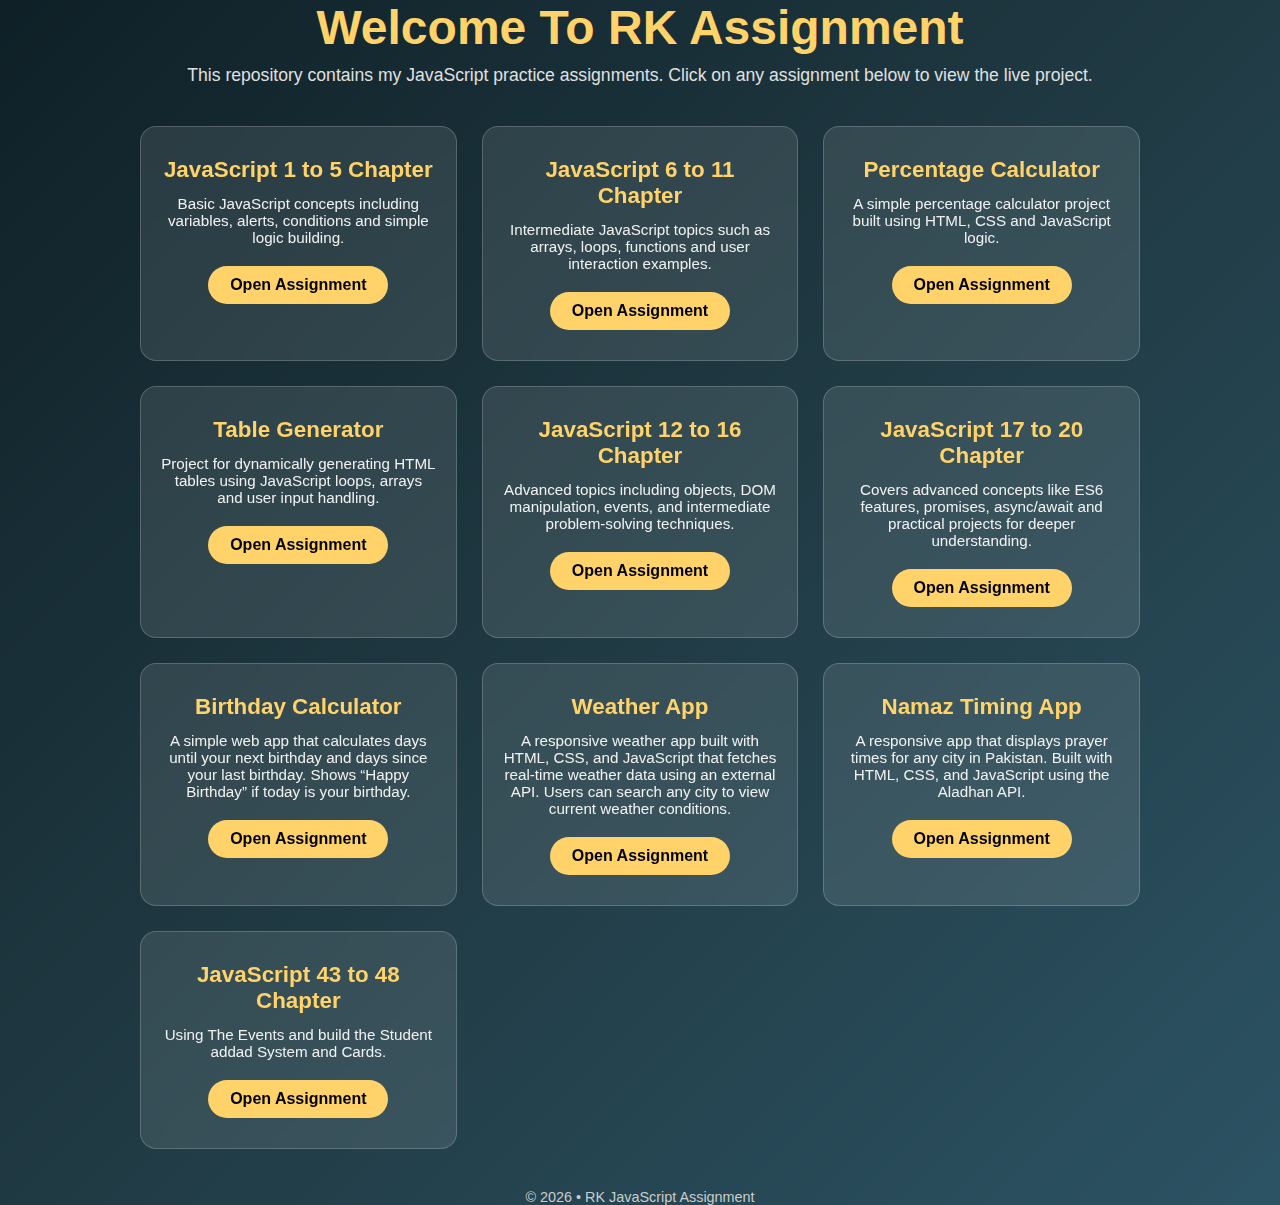
<file: index.html>
<!doctype html>
<html lang="en">
  <head>
    <meta charset="UTF-8" />
    <title>Welcome To RK Assignment</title>
    <meta name="viewport" content="width=device-width, initial-scale=1.0" />
    <style>
      * {
        margin: 0;
        padding: 0;
        box-sizing: border-box;
        font-family: 'Segoe UI', sans-serif;
      }

      body {
        min-height: 100vh;
        background: linear-gradient(135deg, #0f2027, #203a43, #2c5364);
        display: flex;
        align-items: center;
        justify-content: center;
        color: #fff;
      }

      .container {
        max-width: 1000px;
        width: 90%;
        text-align: center;
      }

      h1 {
        font-size: 3rem;
        margin-bottom: 10px;
        color: #ffd369;
      }

      p {
        font-size: 1.1rem;
        color: #e0e0e0;
        margin-bottom: 40px;
      }

      .cards {
        display: grid;
        grid-template-columns: repeat(auto-fit, minmax(250px, 1fr));
        gap: 25px;
      }

      .card {
        background: rgba(255, 255, 255, 0.1);
        padding: 30px 20px;
        border-radius: 16px;
        transition: all 0.3s ease;
        backdrop-filter: blur(10px);
        border: 1px solid rgba(255, 255, 255, 0.2);
      }

      .card:hover {
        transform: translateY(-10px);
        background: rgba(255, 255, 255, 0.2);
      }

      .card h2 {
        font-size: 1.4rem;
        margin-bottom: 12px;
        color: #ffd369;
      }

      .card p {
        font-size: 0.95rem;
        margin-bottom: 20px;
        color: #f1f1f1;
      }

      .card a {
        display: inline-block;
        text-decoration: none;
        padding: 10px 22px;
        border-radius: 25px;
        background: #ffd369;
        color: #000;
        font-weight: 600;
        transition: 0.3s ease;
      }

      .card a:hover {
        background: #fff;
      }

      footer {
        margin-top: 40px;
        font-size: 0.9rem;
        color: #ccc;
      }
    </style>
  </head>
  <body>
    <div class="container">
      <h1>Welcome To RK Assignment</h1>
      <p>
        This repository contains my JavaScript practice assignments. Click on
        any assignment below to view the live project.
      </p>

      <div class="cards">
        <div class="card">
          <h2>JavaScript 1 to 5 Chapter</h2>
          <p>
            Basic JavaScript concepts including variables, alerts, conditions
            and simple logic building.
          </p>
          <a href="#">Open Assignment</a>
        </div>

        <div class="card">
          <h2>JavaScript 6 to 11 Chapter</h2>
          <p>
            Intermediate JavaScript topics such as arrays, loops, functions and
            user interaction examples.
          </p>
          <a href="#">Open Assignment</a>
        </div>

        <div class="card">
          <h2>Percentage Calculator</h2>
          <p>
            A simple percentage calculator project built using HTML, CSS and
            JavaScript logic.
          </p>
          <a href="#">Open Assignment</a>
        </div>

        <div class="card">
          <h2>Table Generator</h2>
          <p>
            Project for dynamically generating HTML tables using JavaScript
            loops, arrays and user input handling.
          </p>
          <a href="./Table Generator/index.html">Open Assignment</a>
        </div>

        <div class="card">
          <h2>JavaScript 12 to 16 Chapter</h2>
          <p>
            Advanced topics including objects, DOM manipulation, events, and
            intermediate problem-solving techniques.
          </p>
          <a href="#">Open Assignment</a>
        </div>

        <div class="card">
          <h2>JavaScript 17 to 20 Chapter</h2>
          <p>
            Covers advanced concepts like ES6 features, promises, async/await
            and practical projects for deeper understanding.
          </p>
          <a href="./JavaScript 17 to 20 Chapter/index.html">Open Assignment</a>
        </div>

        <div class="card">
          <h2>Birthday Calculator</h2>
          <p>
            A simple web app that calculates days until your next birthday and
            days since your last birthday. Shows “Happy Birthday” if today is
            your birthday.
          </p>
          <a href="./Birthday Calculator/index.html">Open Assignment</a>
        </div>

        <div class="card">
          <h2>Weather App</h2>
          <p>
            A responsive weather app built with HTML, CSS, and JavaScript that
            fetches real-time weather data using an external API. Users can
            search any city to view current weather conditions.
          </p>
          <a href="./Weather App/index.html">Open Assignment</a>
        </div>

        <div class="card">
          <h2>Namaz Timing App</h2>
          <p>
            A responsive app that displays prayer times for any city in
            Pakistan. Built with HTML, CSS, and JavaScript using the Aladhan
            API.
          </p>
          <a href="./Namaz Timing App/index.html">Open Assignment</a>
        </div>
        <div class="card">
          <h2>JavaScript 43 to 48 Chapter</h2>
          <p>
          Using The Events and build the Student addad System and Cards.
          </p>
          <a href="./JavaScript 40 to 48 Chapter/index.html">Open Assignment</a>
        </div>
      </div>
      <footer>© 2026 • RK JavaScript Assignment</footer>
    </div>
  </body>
</html>
</file>
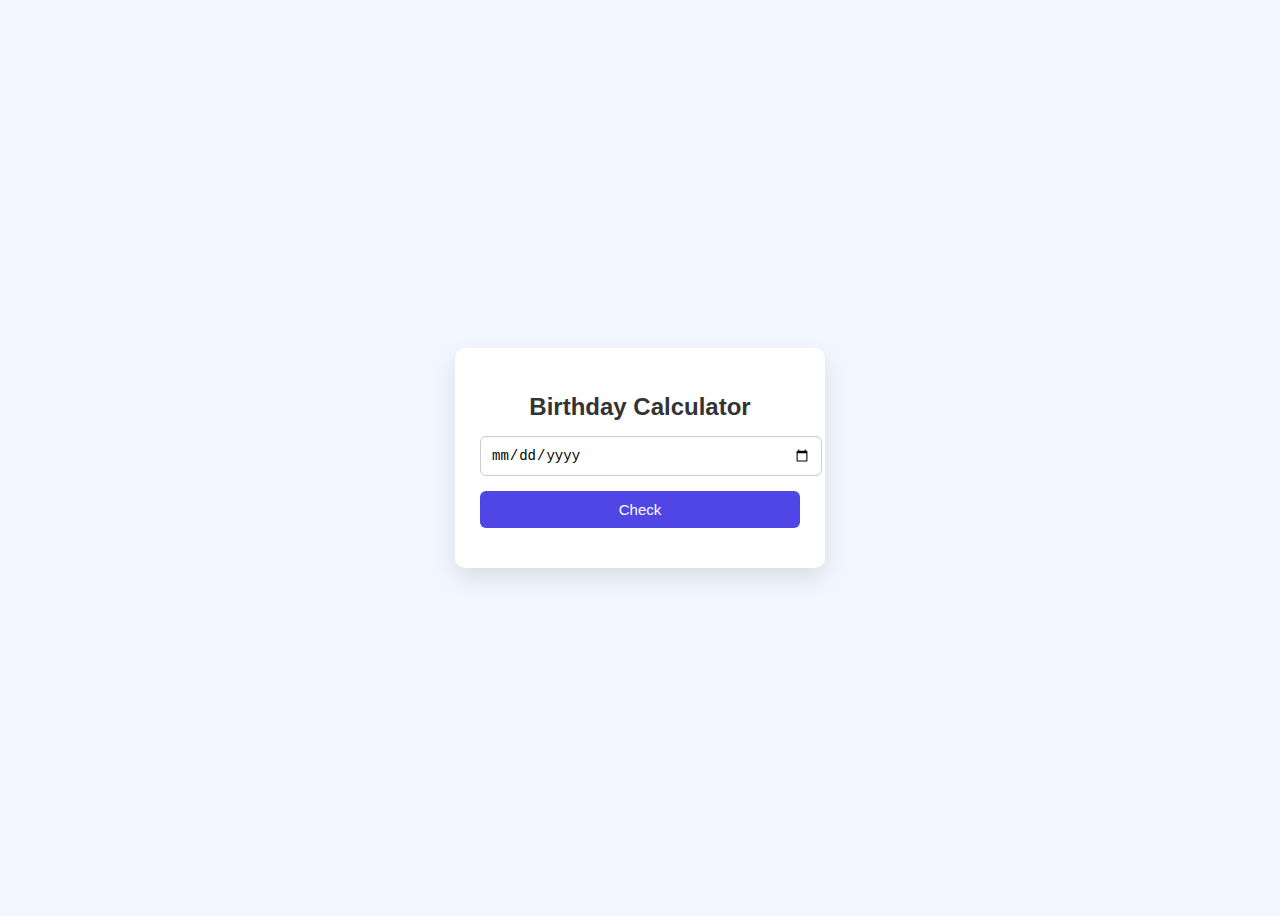
<file: Birthday Calculator/index.html>
<!DOCTYPE html>
<html lang="en">
<head>
  <meta charset="UTF-8">
  <title>Birthday Calculator</title>

  <style>
    body {
      font-family: Arial, sans-serif;
      background: #f2f6ff;
      display: flex;
      justify-content: center;
      align-items: center;
      height: 100vh;
    }

    .card {
      background: #ffffff;
      padding: 25px;
      width: 320px;
      border-radius: 10px;
      box-shadow: 0 10px 25px rgba(0,0,0,0.1);
      text-align: center;
    }

    h2 {
      margin-bottom: 15px;
      color: #333;
    }

    input[type="date"] {
      width: 100%;
      padding: 10px;
      margin-bottom: 15px;
      border-radius: 6px;
      border: 1px solid #ccc;
      font-size: 14px;
    }

    button {
      width: 100%;
      padding: 10px;
      background: #4f46e5;
      color: white;
      border: none;
      border-radius: 6px;
      font-size: 15px;
      cursor: pointer;
    }

    button:hover {
      background: #4338ca;
    }

    .result {
      margin-top: 15px;
      font-size: 14px;
      color: #111;
    }
  </style>
</head>

<body>

  <div class="card">
    <h2>Birthday Calculator</h2>

    <input type="date" id="birthday">

    <button onclick="calculateBirthday()">Check</button>

    <div class="result" id="result"></div>
  </div>
  
  <script src="script.js"></script>
</body>
</html>
</file>
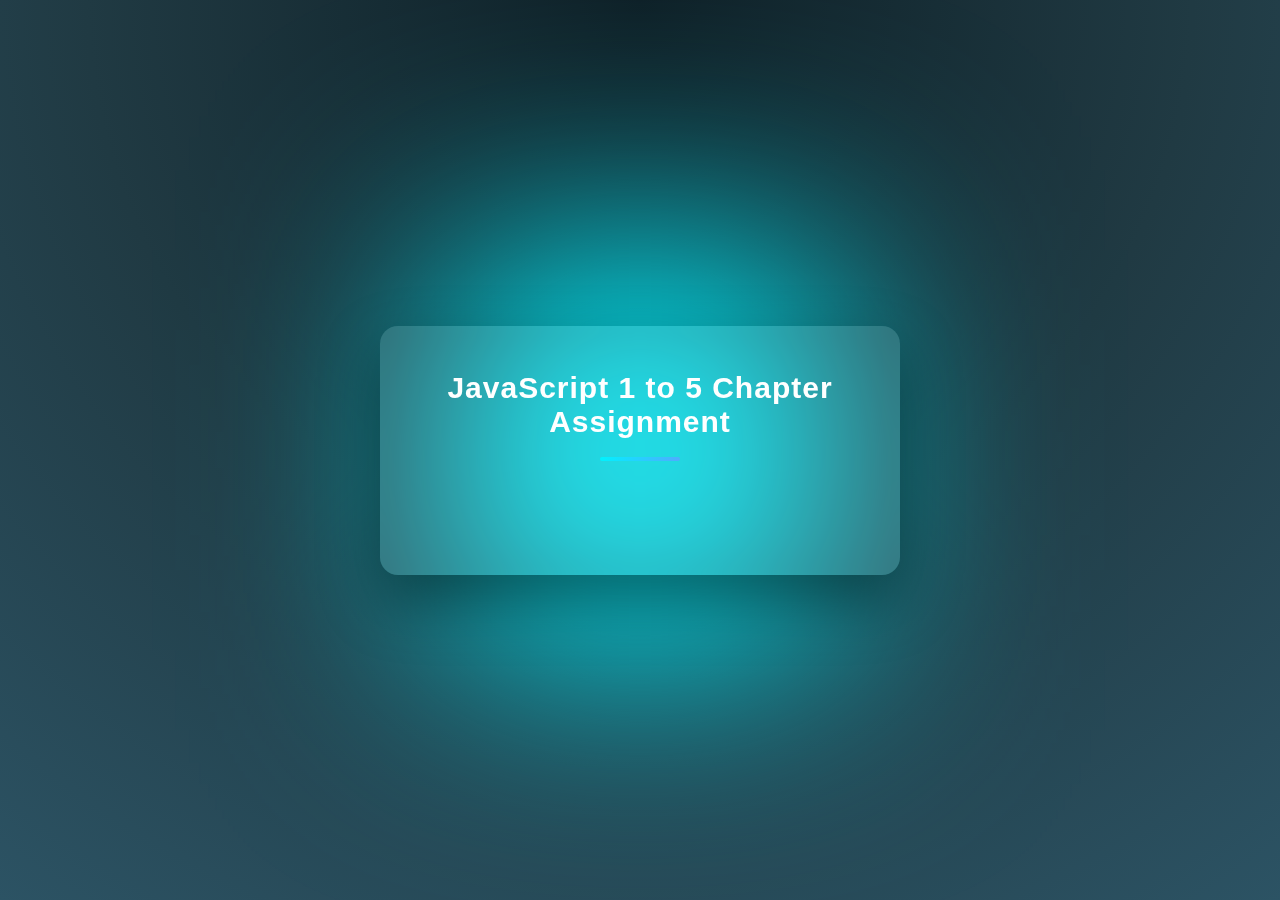
<file: JavaScript 1 to 5 Chapter/index.html>
<!DOCTYPE html>
<html lang="en">
<head>
  <meta charset="UTF-8">
  <meta name="viewport" content="width=device-width, initial-scale=1.0">

  <title>JavaScript 1 to 5 Chapter</title>

  <style>
    * {
      box-sizing: border-box;
    }

    body {
      margin: 0;
      height: 100vh;
      display: flex;
      align-items: center;
      justify-content: center;
      background: radial-gradient(circle at top, #0f2027, #203a43, #2c5364);
      font-family: "Segoe UI", Tahoma, sans-serif;
      overflow: hidden;
    }

    body::before {
      content: "";
      position: absolute;
      width: 400px;
      height: 400px;
      background: #00f2fe;
      filter: blur(120px);
      animation: glowMove 8s infinite alternate;
    }

    @keyframes glowMove {
      from {
        transform: translate(-150px, -100px);
      }
      to {
        transform: translate(150px, 120px);
      }
    }

    .container {
      position: relative;
      background: rgba(255, 255, 255, 0.12);
      backdrop-filter: blur(12px);
      padding: 45px 55px;
      border-radius: 18px;
      text-align: center;
      max-width: 520px;
      width: 90%;
      box-shadow: 0 25px 60px rgba(0, 0, 0, 0.45);
      animation: cardEntry 1.2s ease-out;
    }

    @keyframes cardEntry {
      from {
        opacity: 0;
        transform: scale(0.8) translateY(40px);
      }
      to {
        opacity: 1;
        transform: scale(1) translateY(0);
      }
    }

    h1 {
      margin: 0;
      font-size: 30px;
      font-weight: 700;
      color: #ffffff;
      letter-spacing: 1px;
    }

    .line {
      width: 80px;
      height: 4px;
      background: linear-gradient(90deg, #00f2fe, #4facfe);
      margin: 18px auto;
      border-radius: 10px;
      animation: lineGrow 1.5s ease;
    }

    @keyframes lineGrow {
      from {
        width: 0;
      }
      to {
        width: 80px;
      }
    }

    p {
      margin: 0;
      font-size: 15px;
      line-height: 1.7;
      color: #e0f7ff;
      opacity: 0;
      animation: fadeUp 1s ease forwards;
      animation-delay: 1.2s;
    }

    @keyframes fadeUp {
      from {
        opacity: 0;
        transform: translateY(15px);
      }
      to {
        opacity: 1;
        transform: translateY(0);
      }
    }
  </style>
</head>

<body>

  <div class="container">
    <h1>JavaScript 1 to 5 Chapter Assignment</h1>
    <div class="line"></div>

    <p> 
      Chapters 1 to 5<br>
      Alerts • Variables • Math Expressions
    </p>
  </div>

</body>

<script src="app.js"></script>
</html>
</file>
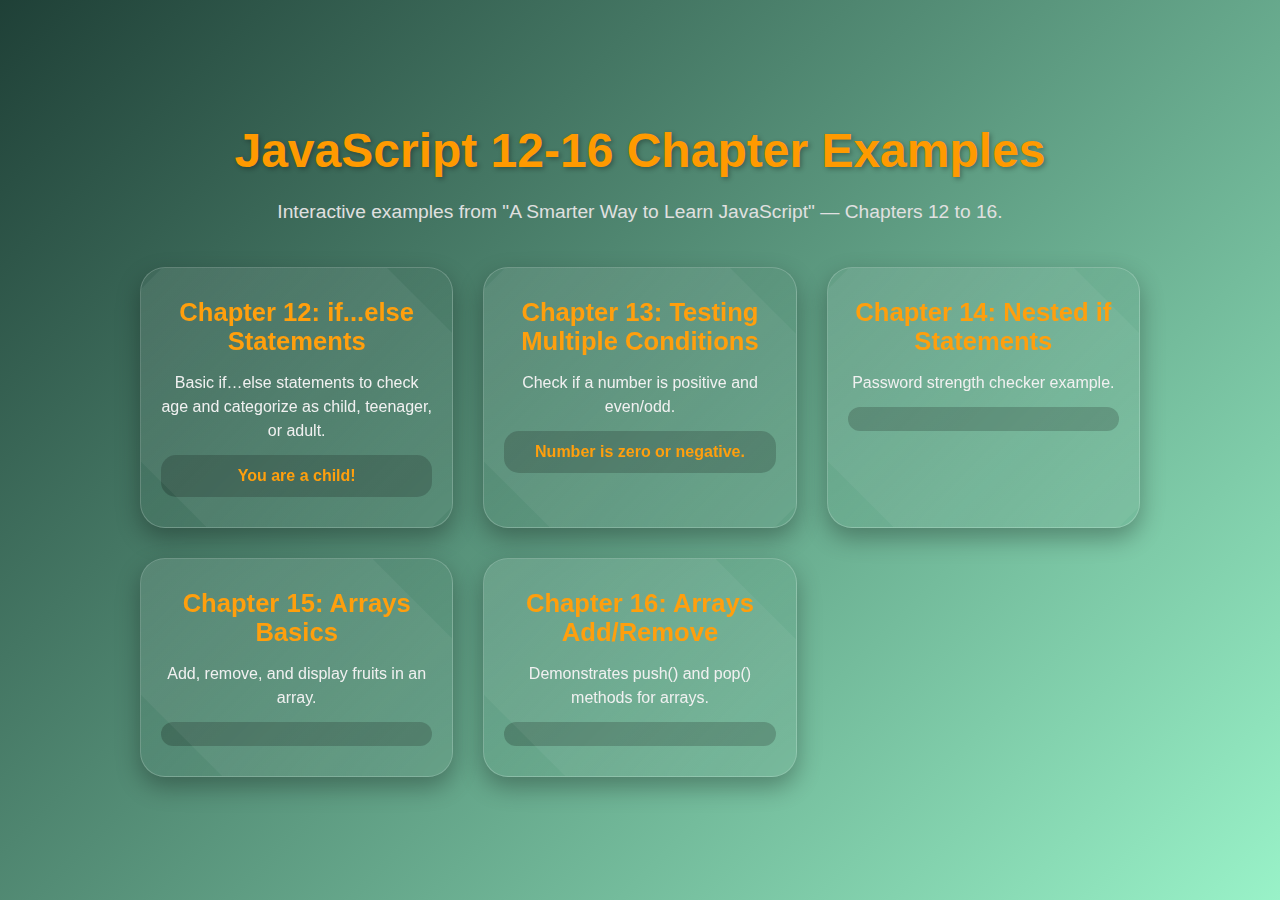
<file: JavaScript 12 - 16 Chapter/index.html>
<!DOCTYPE html>
<html lang="en">
<head>
  <meta charset="UTF-8">
  <title>JavaScript 12-16 Chapter Examples</title>
  <meta name="viewport" content="width=device-width, initial-scale=1.0">
  <style>
    * { margin: 0; padding: 0; box-sizing: border-box; font-family: "Segoe UI", sans-serif; }

body {
  min-height: 100vh;
  background: linear-gradient(135deg, #1f4037, #99f2c8);
  display: flex;
  align-items: center;
  justify-content: center;
  color: #fff;
  padding: 20px;
}

.container {
  max-width: 1000px;
  width: 100%;
  text-align: center;
}

h1 {
  font-size: 3rem;
  margin-bottom: 20px;
  color: #ff9a00;
  text-shadow: 2px 2px 5px rgba(0,0,0,0.3);
}

p.intro {
  font-size: 1.2rem;
  color: #e0e0e0;
  margin-bottom: 40px;
  line-height: 1.5;
}

.cards {
  display: grid;
  grid-template-columns: repeat(auto-fit, minmax(300px, 1fr));
  gap: 30px;
}

.card {
  background: linear-gradient(145deg, rgba(255,255,255,0.05), rgba(0,0,0,0.05));
  border-radius: 25px;
  padding: 30px 20px;
  transition: all 0.4s ease;
  backdrop-filter: blur(8px);
  border: 1px solid rgba(255,255,255,0.2);
  box-shadow: 0 10px 25px rgba(0,0,0,0.3);
  position: relative;
  overflow: hidden;
}

.card::after {
  content: '';
  position: absolute;
  width: 120%;
  height: 120%;
  background: rgba(255,255,255,0.05);
  top: -10%;
  left: -10%;
  transform: rotate(45deg);
  pointer-events: none;
}

.card:hover {
  transform: translateY(-10px) scale(1.05);
  box-shadow: 0 20px 35px rgba(0,0,0,0.4);
}

.card h2 {
  font-size: 1.6rem;
  margin-bottom: 15px;
  color: #ff9a00;
}

.card p {
  font-size: 1rem;
  margin-bottom: 10px;
  color: #f0f0f0;
  line-height: 1.5;
}

.result {
  margin-top: 12px;
  padding: 12px;
  border-radius: 15px;
  background: rgba(0,0,0,0.2);
  color: #ff9a00;
  font-weight: 600;
}

  </style>
</head>
<body>

<div class="container">
  <h1>JavaScript 12-16 Chapter Examples</h1>
  <p class="intro">Interactive examples from "A Smarter Way to Learn JavaScript" — Chapters 12 to 16.</p>

  <div class="cards">

    <div class="card">
      <h2>Chapter 12: if...else Statements</h2>
      <p>Basic if…else statements to check age and categorize as child, teenager, or adult.</p>
      <div class="result" id="ageResult"></div>
    </div>

    <div class="card">
      <h2>Chapter 13: Testing Multiple Conditions</h2>
      <p>Check if a number is positive and even/odd.</p>
      <div class="result" id="numberResult"></div>
    </div>

    <div class="card">
      <h2>Chapter 14: Nested if Statements</h2>
      <p>Password strength checker example.</p>
      <div class="result" id="passwordResult"></div>
    </div>

    <div class="card">
      <h2>Chapter 15: Arrays Basics</h2>
      <p>Add, remove, and display fruits in an array.</p>
      <div class="result" id="arrayResult"></div>
    </div>

    <div class="card">
      <h2>Chapter 16: Arrays Add/Remove</h2>
      <p>Demonstrates push() and pop() methods for arrays.</p>
      <div class="result" id="pushPopResult"></div>
    </div>

  </div>
</div>

<script src="app.js"></script>
</body>
</html>
</file>
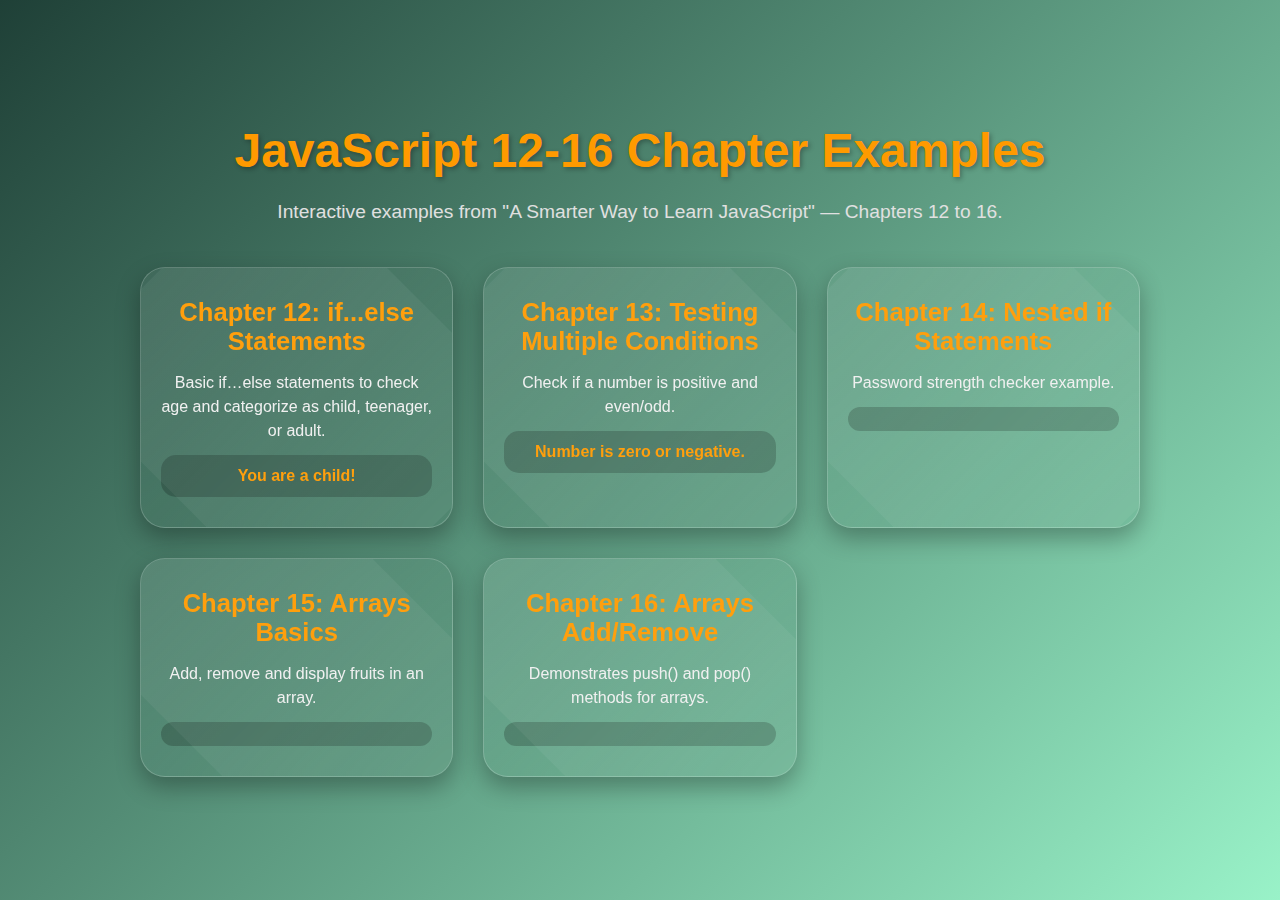
<file: JavaScript 12 to 16 Chapter/index.html>
<!DOCTYPE html>
<html lang="en">
<head>
  <meta charset="UTF-8">
  <title>JavaScript 12-16 Chapter Examples</title>
  <meta name="viewport" content="width=device-width, initial-scale=1.0">
  <style>
    * { margin: 0; padding: 0; box-sizing: border-box; font-family: "Segoe UI", sans-serif; }

body {
  min-height: 100vh;
  background: linear-gradient(135deg, #1f4037, #99f2c8);
  display: flex;
  align-items: center;
  justify-content: center;
  color: #fff;
  padding: 20px;
}

.container {
  max-width: 1000px;
  width: 100%;
  text-align: center;
}

h1 {
  font-size: 3rem;
  margin-bottom: 20px;
  color: #ff9a00;
  text-shadow: 2px 2px 5px rgba(0,0,0,0.3);
}

p.intro {
  font-size: 1.2rem;
  color: #e0e0e0;
  margin-bottom: 40px;
  line-height: 1.5;
}

.cards {
  display: grid;
  grid-template-columns: repeat(auto-fit, minmax(300px, 1fr));
  gap: 30px;
}

.card {
  background: linear-gradient(145deg, rgba(255,255,255,0.05), rgba(0,0,0,0.05));
  border-radius: 25px;
  padding: 30px 20px;
  transition: all 0.4s ease;
  backdrop-filter: blur(8px);
  border: 1px solid rgba(255,255,255,0.2);
  box-shadow: 0 10px 25px rgba(0,0,0,0.3);
  position: relative;
  overflow: hidden;
}

.card::after {
  content: '';
  position: absolute;
  width: 120%;
  height: 120%;
  background: rgba(255,255,255,0.05);
  top: -10%;
  left: -10%;
  transform: rotate(45deg);
  pointer-events: none;
}

.card:hover {
  transform: translateY(-10px) scale(1.05);
  box-shadow: 0 20px 35px rgba(0,0,0,0.4);
}

.card h2 {
  font-size: 1.6rem;
  margin-bottom: 15px;
  color: #ff9a00;
}

.card p {
  font-size: 1rem;
  margin-bottom: 10px;
  color: #f0f0f0;
  line-height: 1.5;
}

.result {
  margin-top: 12px;
  padding: 12px;
  border-radius: 15px;
  background: rgba(0,0,0,0.2);
  color: #ff9a00;
  font-weight: 600;
}

  </style>
</head>
<body>

<div class="container">
  <h1>JavaScript 12-16 Chapter Examples</h1>
  <p class="intro">Interactive examples from "A Smarter Way to Learn JavaScript" — Chapters 12 to 16.</p>

  <div class="cards">

    <div class="card">
      <h2>Chapter 12: if...else Statements</h2>
      <p>Basic if…else statements to check age and categorize as child, teenager, or adult.</p>
      <div class="result" id="ageResult"></div>
    </div>

    <div class="card">
      <h2>Chapter 13: Testing Multiple Conditions</h2>
      <p>Check if a number is positive and even/odd.</p>
      <div class="result" id="numberResult"></div>
    </div>

    <div class="card">
      <h2>Chapter 14: Nested if Statements</h2>
      <p>Password strength checker example.</p>
      <div class="result" id="passwordResult"></div>
    </div>

    <div class="card">
      <h2>Chapter 15: Arrays Basics</h2>
      <p>Add, remove and display fruits in an array.</p>
      <div class="result" id="arrayResult"></div>
    </div>

    <div class="card">
      <h2>Chapter 16: Arrays Add/Remove</h2>
      <p>Demonstrates push() and pop() methods for arrays.</p>
      <div class="result" id="pushPopResult"></div>
    </div>

  </div>
</div>

<script src="app.js"></script>
</body>
</html>
</file>
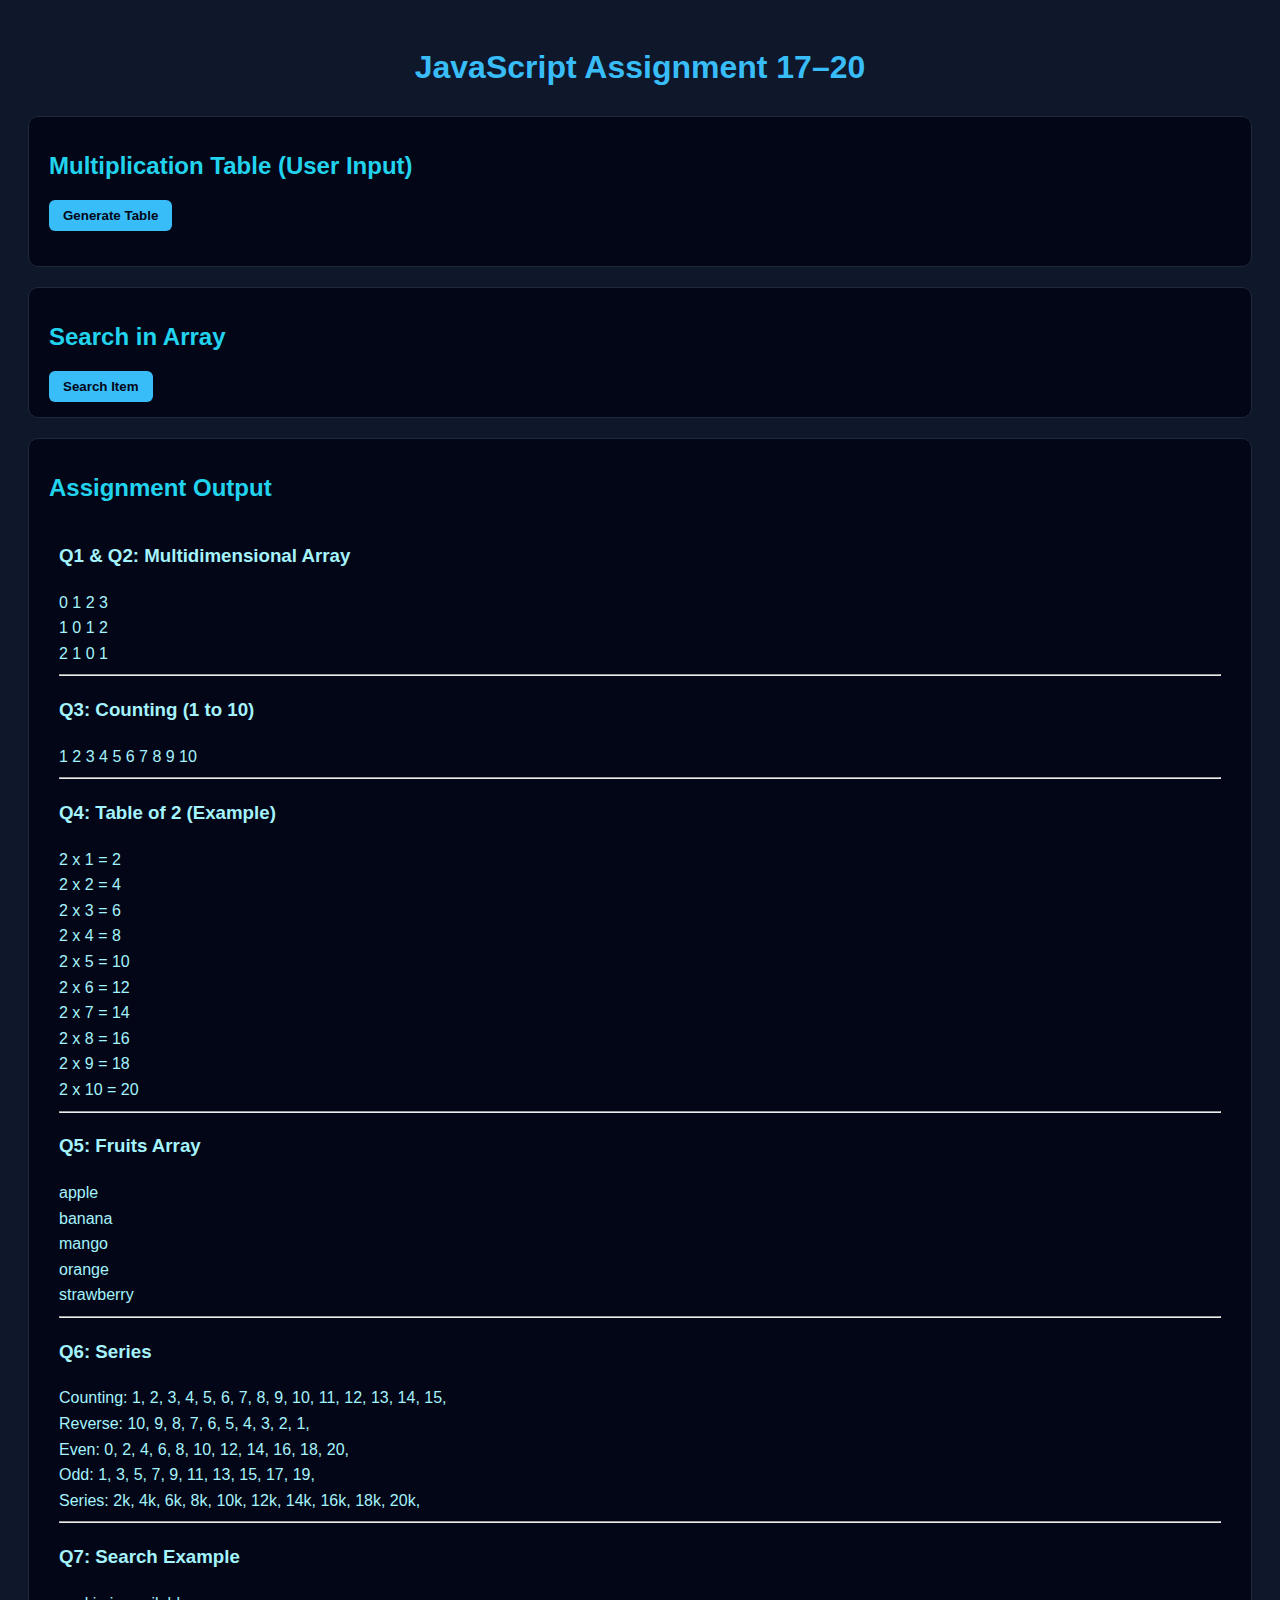
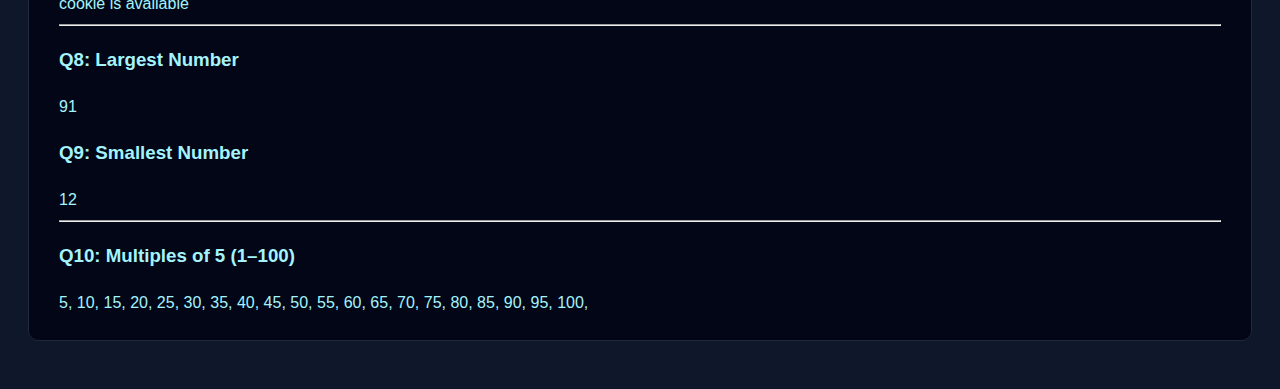
<file: JavaScript 17 to 20 Chapter/index.html>
<!DOCTYPE html>
<html lang="en">
<head>
  <meta charset="UTF-8">
  <meta name="viewport" content="width=device-width, initial-scale=1.0">
  <title>JavaScript Assignment 17–20</title>

  <style>
    body {
      font-family: Arial, sans-serif;
      background: #0f172a;
      color: #e5e7eb;
      padding: 20px;
    }

    h1 {
      text-align: center;
      color: #38bdf8;
      margin-bottom: 30px;
    }

    .box {
      background: #020617;
      border: 1px solid #1e293b;
      border-radius: 10px;
      padding: 15px 20px;
      margin-bottom: 20px;
    }

    .box h2 {
      color: #22d3ee;
      margin-bottom: 10px;
    }

    .output {
      background: #020617;
      padding: 10px;
      border-radius: 6px;
      color: #a5f3fc;
      line-height: 1.6;
    }

    button {
      margin-top: 10px;
      padding: 8px 14px;
      border: none;
      border-radius: 6px;
      background: #38bdf8;
      color: #020617;
      font-weight: bold;
      cursor: pointer;
    }

    button:hover {
      background: #0ea5e9;
    }
  </style>
</head>

<body>

<h1>JavaScript Assignment 17–20</h1>


<div class="box">
  <h2>Multiplication Table (User Input)</h2>
  <button onclick="printTable()">Generate Table</button>
  <div class="output" id="table"></div>
</div>

<div class="box">
  <h2>Search in Array</h2>
  <button onclick="searchItem()">Search Item</button>
</div>

<div class="box">
  <h2>Assignment Output</h2>
  <div class="output" id="result"></div>
</div>
<script src="app.js"></script>
</body>
</html>
</file>
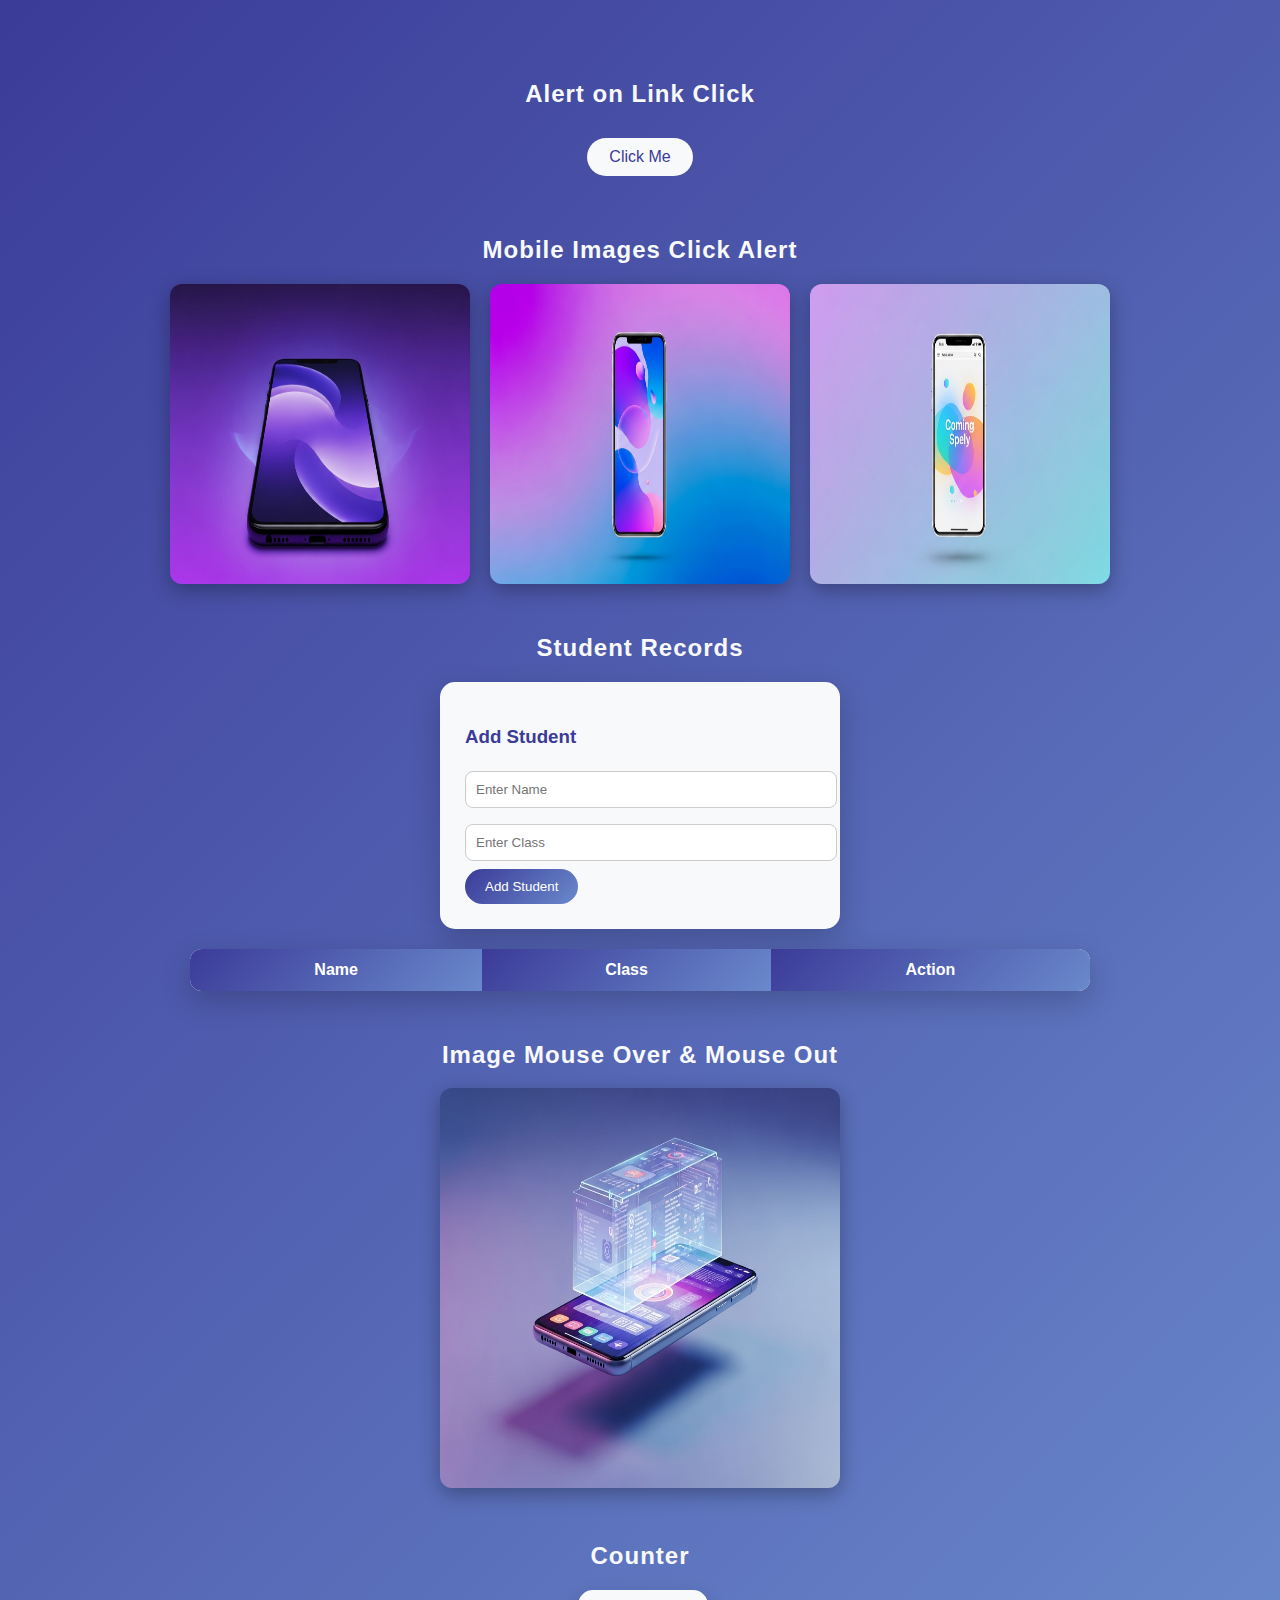
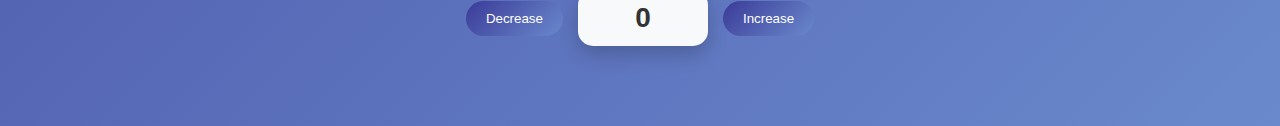
<file: JavaScript 40 to 48 Chapter/index.html>
<!doctype html>
<html lang="en">
  <head>
    <meta charset="UTF-8" />
    <meta name="viewport" content="width=device-width, initial-scale=1.0" />
    <title>JavaScript Events Assignment 43-48</title>
    <link rel="stylesheet" href="./css/style.css" />
  </head>
  <body>
    <h2>Alert on Link Click</h2>
    <a href="#" onclick="showAlert()">Click Me</a>

    <h2>Mobile Images Click Alert</h2>
    <div class="flex-row">
      <img
        src="./images/3.jpeg"
        onclick="mobileAlert()"
        width="300"
        height="300"
      />
      <img
        src="./images/4.jpeg"
        onclick="mobileAlert()"
        width="300"
        height="300"
      />
      <img
        src="./images/5.jpeg"
        onclick="mobileAlert()"
        width="300"
        height="300"
      />
    </div>

    <h2>Student Records</h2>
    <div class="form-box">
      <h3>Add Student</h3>
      <input type="text" id="name" placeholder="Enter Name" />
      <input type="text" id="class" placeholder="Enter Class" />
      <button onclick="addStudent()">Add Student</button>
    </div>

    <table id="studentTable">
      <tr>
        <th>Name</th>
        <th>Class</th>
        <th>Action</th>
      </tr>
    </table>

    <h2>Image Mouse Over & Mouse Out</h2>
    <img
      id="changeImage"
      src="./images/1.jpeg"
      width="400"
      height="400"
      onmouseover="changePic()"
      onmouseout="originalPic()"
    />

    <h2>Counter</h2>
    <div class="counter-container">
      <button onclick="decrease()">Decrease</button>
      <div class="counter-box" id="counterValue">0</div>
      <button onclick="increase()">Increase</button>
    </div>

    <script src="./js/app.js"></script>
  </body>
</html>
</file>
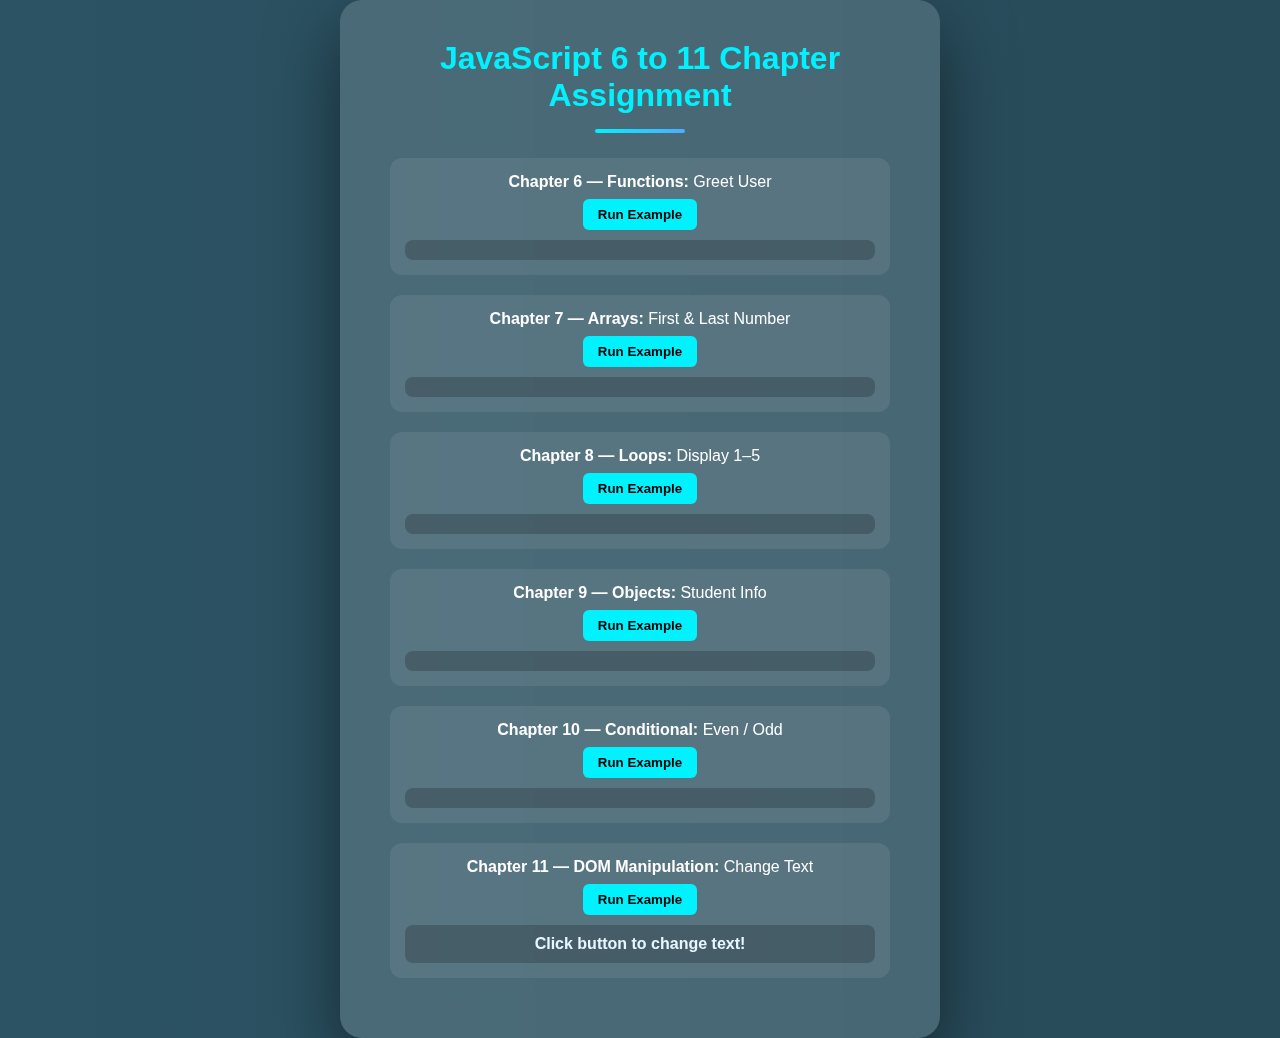
<file: JavaScript 6 to 11 Chapter/index.html>
<!DOCTYPE html>
<html lang="en">
<head>
  <meta charset="UTF-8">
  <title>JavaScript 6 to 11 Chapter</title>

  <style>
    * { box-sizing: border-box; margin: 0; padding: 0; }

    body {
      height: 100%;
      display: flex;
      justify-content: center;
      align-items: center;
      background: linear-gradient(270deg, #0f2027, #203a43, #2c5364);
      background-size: 600% 600%;
      animation: gradientMove 12s ease infinite;
      font-family: "Segoe UI", Tahoma, sans-serif;
      color: #fff;
    }

    @keyframes gradientMove {
      0% { background-position: 0% 50%; }
      50% { background-position: 100% 50%; }
      100% { background-position: 0% 50%; }
    }

    .container {
      background: rgba(255, 255, 255, 0.15);
      backdrop-filter: blur(15px);
      padding: 40px 50px;
      border-radius: 22px;
      max-width: 600px;
      width: 90%;
      box-shadow: 0 30px 70px rgba(0,0,0,0.5);
      animation: popUp 1s ease-out;
      text-align: center;
    }

    @keyframes popUp {
      from { opacity: 0; transform: scale(0.8) translateY(30px); }
      to { opacity: 1; transform: scale(1) translateY(0); }
    }

    h1 {
      color: #00f2fe;
      font-size: 32px;
      margin-bottom: 15px;
    }

    .underline {
      width: 90px;
      height: 4px;
      background: linear-gradient(90deg, #00f2fe, #4facfe);
      margin: 15px auto 25px auto;
      border-radius: 50px;
      animation: lineGrow 1.5s ease;
    }

    @keyframes lineGrow {
      from { width: 0; }
      to { width: 90px; }
    }

    .example {
      margin-bottom: 20px;
      padding: 15px;
      background: rgba(255,255,255,0.08);
      border-radius: 12px;
      animation: fadeUp 1s ease forwards;
    }

    .example button {
      margin-top: 8px;
      padding: 8px 15px;
      border: none;
      border-radius: 6px;
      background: #00f2fe;
      color: #000;
      font-weight: bold;
      cursor: pointer;
      transition: transform 0.2s, background 0.3s;
    }

    .example button:hover {
      transform: scale(1.05);
      background: #4facfe;
    }

    .output {
      margin-top: 10px;
      padding: 10px;
      background: rgba(0,0,0,0.2);
      border-radius: 8px;
      font-weight: bold;
      color: #e6f6ff;
    }

    @keyframes fadeUp {
      from { opacity: 0; transform: translateY(15px); }
      to { opacity: 1; transform: translateY(0); }
    }
  </style>
</head>

<body>

  <div class="container">
    <h1>JavaScript 6 to 11 Chapter Assignment</h1>
    <div class="underline"></div>

    <div class="example">
      <p><strong>Chapter 6 — Functions:</strong> Greet User</p>
      <button onclick="chapter6()">Run Example</button>
      <div class="output" id="output6"></div>
    </div>

    <div class="example">
      <p><strong>Chapter 7 — Arrays:</strong> First & Last Number</p>
      <button onclick="chapter7()">Run Example</button>
      <div class="output" id="output7"></div>
    </div>

    <div class="example">
      <p><strong>Chapter 8 — Loops:</strong> Display 1–5</p>
      <button onclick="chapter8()">Run Example</button>
      <div class="output" id="output8"></div>
    </div>

    <div class="example">
      <p><strong>Chapter 9 — Objects:</strong> Student Info</p>
      <button onclick="chapter9()">Run Example</button>
      <div class="output" id="output9"></div>
    </div>

    <div class="example">
      <p><strong>Chapter 10 — Conditional:</strong> Even / Odd</p>
      <button onclick="chapter10()">Run Example</button>
      <div class="output" id="output10"></div>
    </div>

    <div class="example">
      <p><strong>Chapter 11 — DOM Manipulation:</strong> Change Text</p>
      <button onclick="chapter11()">Run Example</button>
      <div class="output" id="output11">Click button to change text!</div>
    </div>
  </div>
</body>
<script src="app.js"></script>
</html>
</file>
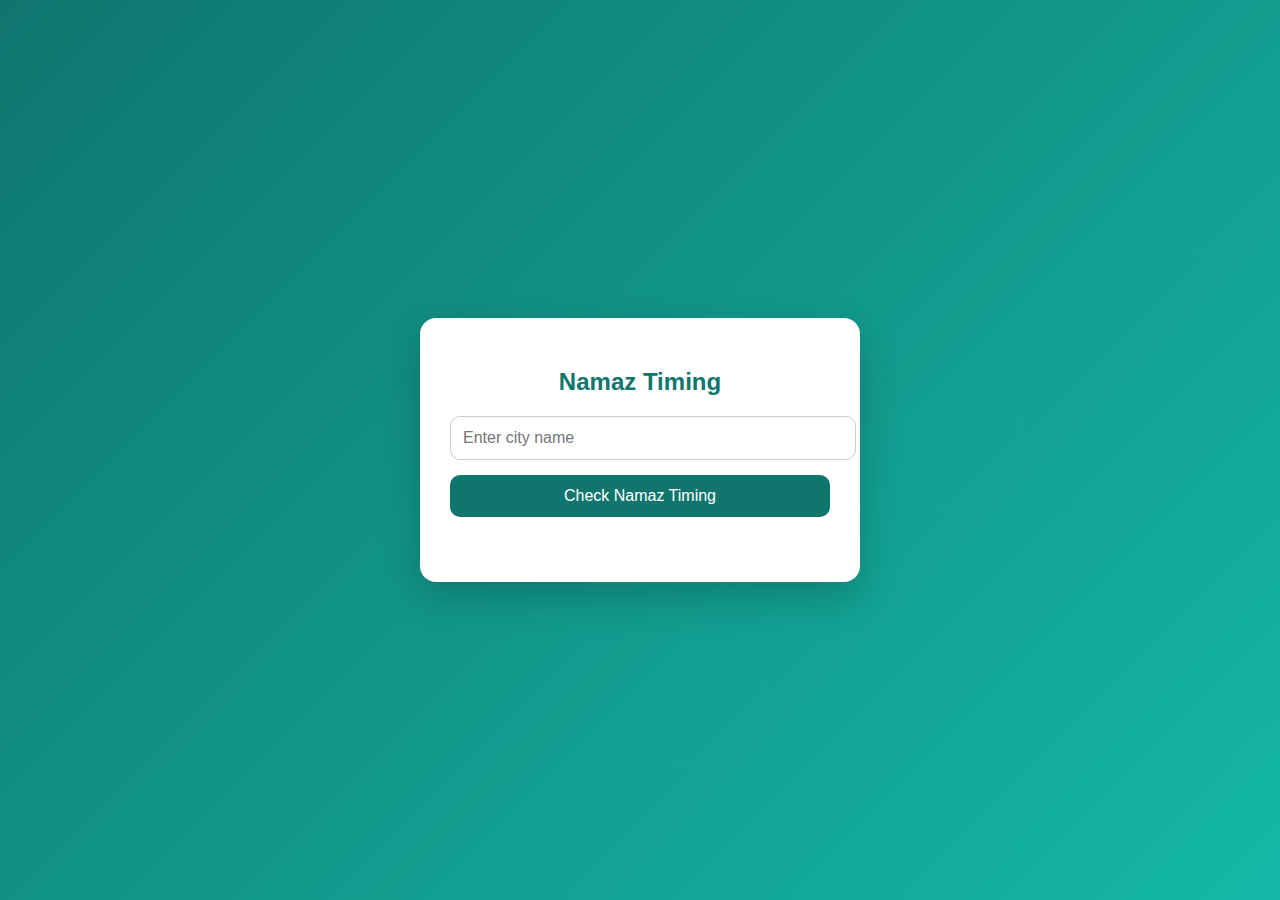
<file: Namaz Timing App/index.html>
<!doctype html>
<html lang="en">
  <head>
    <meta charset="UTF-8" />
    <meta name="viewport" content="width=device-width, initial-scale=1.0" />
    <title>Namaz Timing App</title>

    <style>
      body {
        font-family: 'Segoe UI', sans-serif;
        background: linear-gradient(135deg, #0f766e, #14b8a6);
        min-height: 100vh;
        display: flex;
        align-items: center;
        justify-content: center;
        margin: 0;
      }

      .prayer-box {
        background: #ffffff;
        padding: 30px;
        border-radius: 16px;
        width: 100%;
        max-width: 380px;
        box-shadow: 0 15px 40px rgba(0, 0, 0, 0.2);
        text-align: center;
      }

      h2 {
        margin-bottom: 20px;
        color: #0f766e;
      }

      input,
      button {
        width: 100%;
        padding: 12px;
        margin-bottom: 15px;
        border-radius: 10px;
        font-size: 16px;
        border: 1px solid #ccc;
        outline: none;
      }

      button {
        background: #0f766e;
        color: #fff;
        border: none;
        cursor: pointer;
      }

      button:hover {
        background: #115e59;
      }

      .result {
        margin-top: 20px;
        text-align: left;
        font-size: 15px;
      }

      .time {
        display: flex;
        justify-content: space-between;
        padding: 6px 0;
        border-bottom: 1px solid #eee;
      }

      .time strong {
        color: #0f766e;
      }
    </style>
  </head>

  <body>
    <div class="prayer-box">
      <h2>Namaz Timing</h2>

      <input type="text" id="city" placeholder="Enter city name" />

      <button onclick="getNamazTiming()">Check Namaz Timing</button>

      <div class="result" id="result"></div>
    </div>

    <script>
      function getNamazTiming() {
        const city = document.getElementById('city').value.trim();
        const result = document.getElementById('result');

        if (city === '') {
          alert('Please enter city name');
          return;
        }

        fetch(
          `https://api.aladhan.com/v1/timingsByCity?city=${city}&country=Pakistan&method=2`
        )
          .then((res) => res.json())
          .then((data) => {
            if (data.code !== 200) {
              result.innerHTML = '<p>City not available</p>';
              return;
            }

            const t = data.data.timings;

            result.innerHTML = `
            <p><strong>City:</strong> ${city}</p>
            <div class="time"><span>Fajr</span><strong>${t.Fajr}</strong></div>
            <div class="time"><span>Dhuhr</span><strong>${t.Dhuhr}</strong></div>
            <div class="time"><span>Asr</span><strong>${t.Asr}</strong></div>
            <div class="time"><span>Maghrib</span><strong>${t.Maghrib}</strong></div>
            <div class="time"><span>Isha</span><strong>${t.Isha}</strong></div>
          `;
          })
          .catch(() => {
            result.innerHTML = '<p>Something went wrong</p>';
          });
      }
    </script>
  </body>
</html>
</file>
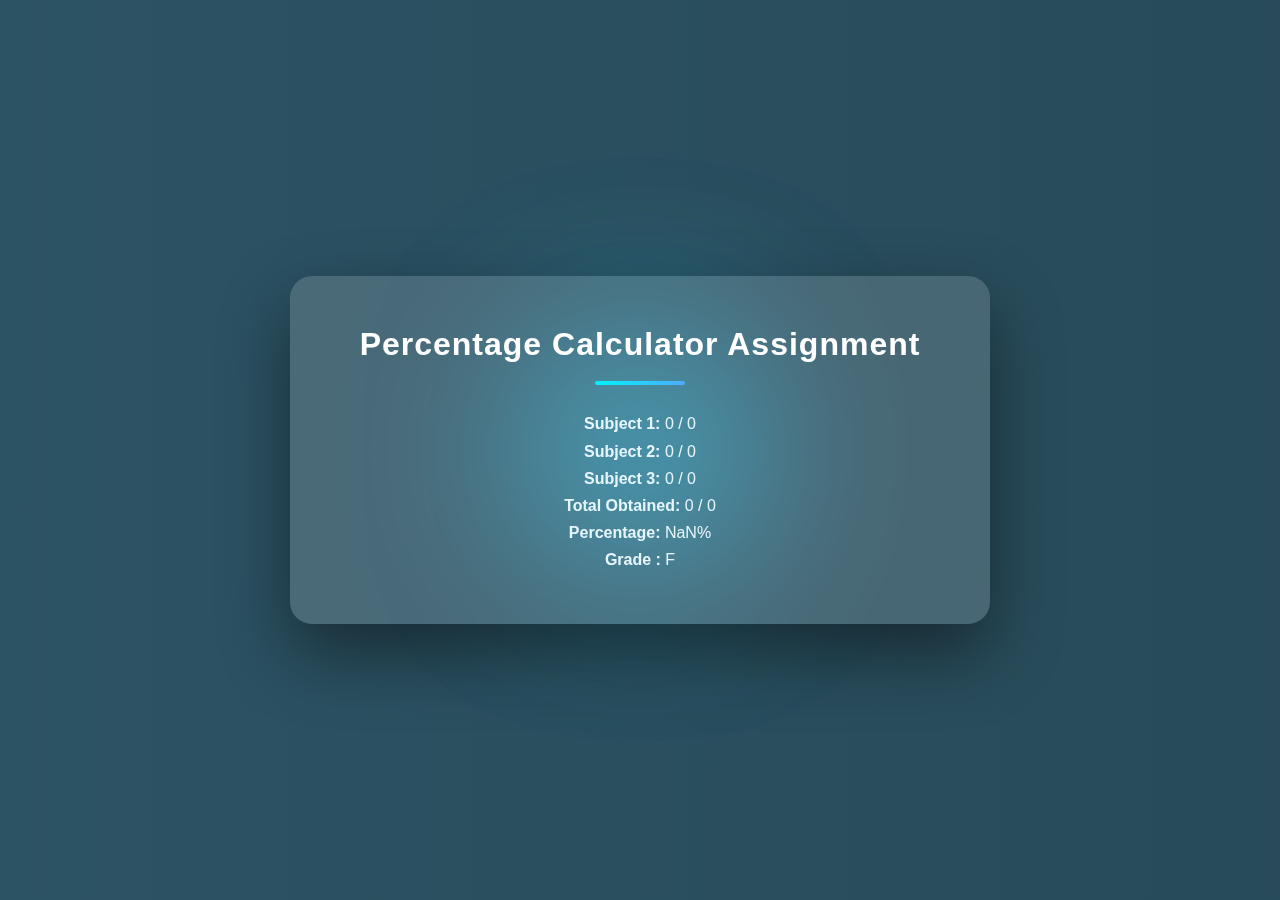
<file: Percentage Calculator/index.html>
<!DOCTYPE html>
<html lang="en">
<head>
  <meta charset="UTF-8">
  <title>Percentage Calculator using Prompt</title>

  <style>
    * { box-sizing: border-box; }

    body {
      margin: 0;
      height: 100vh;
      display: flex;
      align-items: center;
      justify-content: center;
      background: linear-gradient(270deg, #0f2027, #203a43, #2c5364);
      background-size: 600% 600%;
      animation: gradientMove 10s ease infinite;
      font-family: "Segoe UI", Tahoma, sans-serif;
      overflow: hidden;
    }

    @keyframes gradientMove {
      0% { background-position: 0% 50%; }
      50% { background-position: 100% 50%; }
      100% { background-position: 0% 50%; }
    }

    body::before,
    body::after {
      content: "";
      position: absolute;
      width: 220px;
      height: 220px;
      background: rgba(79, 172, 254, 0.35);
      filter: blur(90px);
      border-radius: 50%;
      animation: float 8s infinite alternate;
    }

    body::after {
      background: rgba(0, 242, 254, 0.35);
      animation-delay: 3s;
    }

    @keyframes float {
      from { transform: translate(-120px, -80px); }
      to { transform: translate(140px, 120px); }
    }

    .card {
      position: relative;
      background: rgba(255, 255, 255, 0.15);
      backdrop-filter: blur(14px);
      padding: 50px 70px;
      border-radius: 22px;
      text-align: center;
      box-shadow: 0 30px 70px rgba(0, 0, 0, 0.45);
      animation: popUp 1.2s ease-out;
      z-index: 1;
      min-width: 350px;
    }

    @keyframes popUp {
      from { opacity: 0; transform: scale(0.75) translateY(50px); }
      to { opacity: 1; transform: scale(1) translateY(0); }
    }

    h1 {
      margin: 0;
      font-size: 32px;
      font-weight: 700;
      letter-spacing: 1px;
      color: #ffffff;
    }

    .underline {
      width: 90px;
      height: 4px;
      background: linear-gradient(90deg, #00f2fe, #4facfe);
      margin: 18px auto;
      border-radius: 50px;
      animation: lineExpand 1.5s ease;
    }

    @keyframes lineExpand {
      from { width: 0; }
      to { width: 90px; }
    }

    .result {
      margin-top: 25px;
      color: #e6f6ff;
      font-size: 16px;
      line-height: 1.7;
      animation: fadeUp 1s ease forwards;
      animation-delay: 1.2s;
    }

    @keyframes fadeUp {
      from { opacity: 0; transform: translateY(18px); }
      to { opacity: 1; transform: translateY(0); }
    }
  </style>
</head>

<body>

  <div class="card">
    <h1>Percentage Calculator Assignment</h1>
    <div class="underline"></div>

    <div class="result" id="result">
      Calculating...
    </div>
  </div>
  
</body>
<script src="app.js"></script>
</html>
</file>
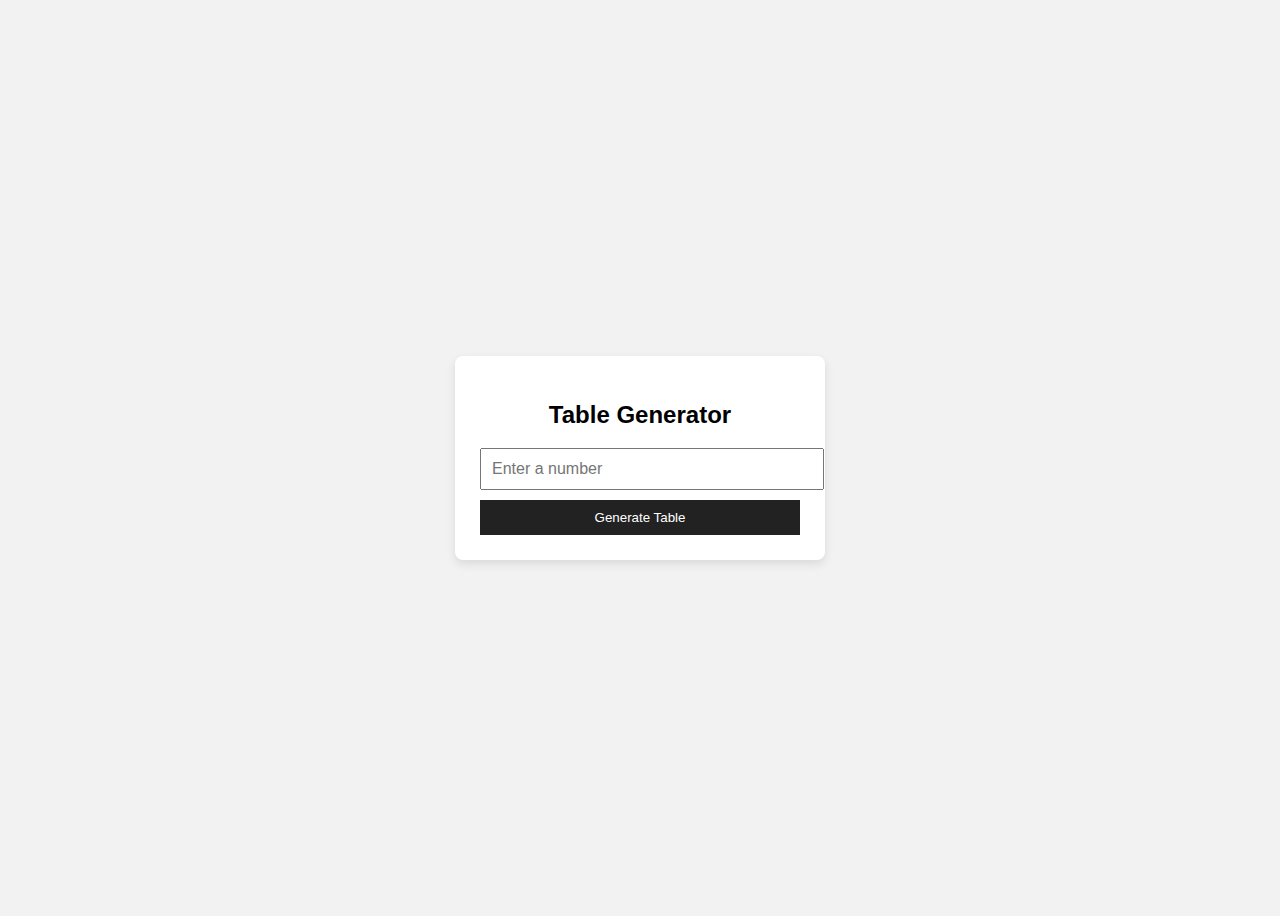
<file: Table Generator/index.html>
<!DOCTYPE html>
<html lang="en">
<head>
  <meta charset="UTF-8">
  <title>Table Generator</title>
  <meta name="viewport" content="width=device-width, initial-scale=1.0">

  <style>
    body {
      font-family: Arial, sans-serif;
      background: #f2f2f2;
      min-height: 100vh;
      display: flex;
      align-items: center;
      justify-content: center;
    }

    .box {
      background: #fff;
      padding: 25px;
      width: 320px;
      border-radius: 8px;
      box-shadow: 0 4px 10px rgba(0,0,0,0.1);
      text-align: center;
    }

    input {
      width: 100%;
      padding: 10px;
      font-size: 16px;
      margin-bottom: 10px;
    }

    button {
      width: 100%;
      padding: 10px;
      background: #222;
      color: #fff;
      border: none;
      cursor: pointer;
    }

    .result p {
      margin: 5px 0;
      border-bottom: 1px solid #eee;
      padding-bottom: 4px;
    }
  </style>
</head>
<body>
  <div class="box">
    <h2>Table Generator</h2>

    <input type="number" id="num" placeholder="Enter a number">
    <button id="btn">Generate Table</button>

    <div class="result" id="output"></div>
  </div>
</body>
<script src="app.js"></script>
</html>
</file>
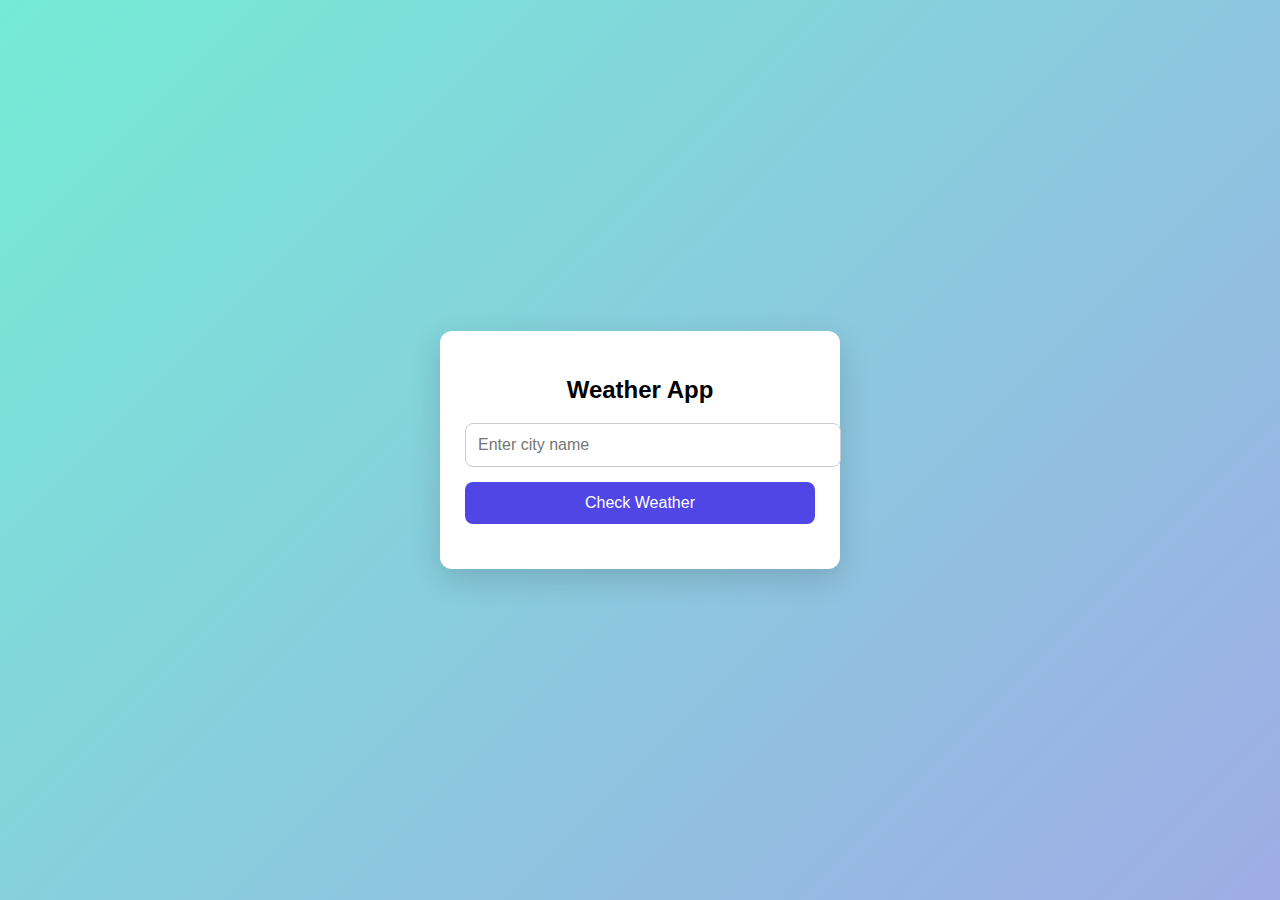
<file: Weather App/index.html>
<!doctype html>
<html lang="en">
  <head>
    <meta charset="UTF-8" />
    <meta name="viewport" content="width=device-width, initial-scale=1.0" />
    <title>Weather App</title>

    <style>
      body {
        font-family: Arial, sans-serif;
        background: linear-gradient(135deg, #74ebd5, #9face6);
        min-height: 100vh;
        display: flex;
        align-items: center;
        justify-content: center;
        margin: 0;
      }

      .weather-box {
        background: #fff;
        padding: 25px;
        border-radius: 12px;
        width: 100%;
        max-width: 350px;
        box-shadow: 0 10px 30px rgba(0, 0, 0, 0.15);
        text-align: center;
      }

      input {
        width: 100%;
        padding: 12px;
        margin-bottom: 15px;
        border-radius: 8px;
        border: 1px solid #ccc;
        font-size: 16px;
        outline: none;
      }

      button {
        width: 100%;
        padding: 12px;
        background: #4f46e5;
        color: #fff;
        border: none;
        border-radius: 8px;
        font-size: 16px;
        cursor: pointer;
      }

      button:hover {
        background: #4338ca;
      }

      .result {
        margin-top: 20px;
        font-size: 15px;
      }
    </style>
  </head>

  <body>
    <div class="weather-box">
      <h2>Weather App</h2>

      <input type="text" id="city" placeholder="Enter city name" />
      <button onclick="getWeather()">Check Weather</button>

      <div class="result" id="result"></div>
    </div>

    <script>
      function getWeather() {
        const city = document.getElementById('city').value;

        if (city === '') {
          alert('Please enter city name');
          return;
        }

        fetch(
          `https://api.weatherapi.com/v1/current.json?key=e0ed07368c674f6b8af45642262801&q=${city}`
        )
          .then((res) => res.json())
          .then((data) => {
            document.getElementById('result').innerHTML = `
                        <p><strong>City:</strong> ${data.location.name}</p>
                        <p><strong>Country:</strong> ${data.location.country}</p>
                        <p><strong>Temperature:</strong> ${data.current.temp_c}°C</p>
                        <p><strong>Condition:</strong> ${data.current.condition.text}</p>
                    `;
          })
          .catch(() => {
            document.getElementById('result').innerHTML =
              '<p>City not available</p>';
          });
      }
    </script>
  </body>
</html>
</file>
<file: JavaScript 40 to 48 Chapter/css/style.css>
body {
  font-family: 'Segoe UI', Tahoma, sans-serif;
  background: linear-gradient(135deg, #3b3b98, #6a89cc);
  margin: 0;
  padding: 30px;
  color: #fff;
  text-align: center;
}

h2 {
  margin-top: 50px;
  font-weight: 600;
  letter-spacing: 1px;
  color: #f8f9fa;
  text-align: center;
}

a {
  display: inline-block;
  margin: 10px 0;
  font-size: 16px;
  padding: 10px 22px;
  background: #f8f9fa;
  color: #3b3b98;
  text-decoration: none;
  border-radius: 25px;
  transition: 0.3s ease;
}

a:hover {
  background: #3b3b98;
  color: #f8f9fa;
  transform: translateY(-2px);
}

img {
  border-radius: 12px;
  box-shadow: 0 6px 20px rgba(0, 0, 0, 0.3);
  transition: transform 0.3s ease;
}

img:hover {
  transform: scale(1.05);
}

.flex-row {
  display: flex;
  justify-content: center;
  align-items: center;
  gap: 20px;
  flex-wrap: wrap;
  margin-bottom: 20px;
}

.form-box {
  background: #f8f9fa;
  color: #333;
  padding: 25px;
  width: 350px;
  margin: 20px auto;
  border-radius: 15px;
  box-shadow: 0 10px 30px rgba(0, 0, 0, 0.2);
  text-align: left;
}

.form-box h3 {
  margin-bottom: 15px;
  color: #3b3b98;
}

input {
  width: 100%;
  padding: 10px;
  margin: 8px 0;
  border: 1px solid #ccc;
  border-radius: 8px;
  outline: none;
  transition: 0.3s;
}

input:focus {
  border-color: #3b3b98;
  box-shadow: 0 0 8px rgba(59, 59, 152, 0.4);
}

button {
  padding: 10px 20px;
  border: none;
  border-radius: 25px;
  background: linear-gradient(135deg, #3b3b98, #6a89cc);
  color: #fff;
  font-weight: 500;
  cursor: pointer;
  transition: 0.3s ease;
}

button:hover {
  transform: translateY(-2px);
  box-shadow: 0 6px 15px rgba(0, 0, 0, 0.3);
}

table {
  margin: 20px auto;
  border-collapse: collapse;
  width: 90%;
  max-width: 900px;
  background: #f8f9fa;
  color: #333;
  border-radius: 12px;
  overflow: hidden;
  box-shadow: 0 10px 30px rgba(0, 0, 0, 0.2);
}

th {
  background: linear-gradient(135deg, #3b3b98, #6a89cc);
  color: #fff;
  padding: 12px;
  text-align: center;
}

td {
  padding: 12px;
  border-bottom: 1px solid #ddd;
  text-align: center;
}

tr:hover {
  background: #e3e3e3;
}

.counter-box {
  font-size: 28px;
  font-weight: bold;
  background: #f8f9fa;
  color: #333;
  padding: 12px 25px;
  border-radius: 15px;
  box-shadow: 0 8px 20px rgba(0, 0, 0, 0.2);
  min-width: 80px;
  display: inline-block;
  text-align: center;
}

.counter-container {
  display: flex;
  justify-content: center;
  align-items: center;
  gap: 15px;
  margin-bottom: 50px;
  flex-wrap: wrap;
}
</file>
